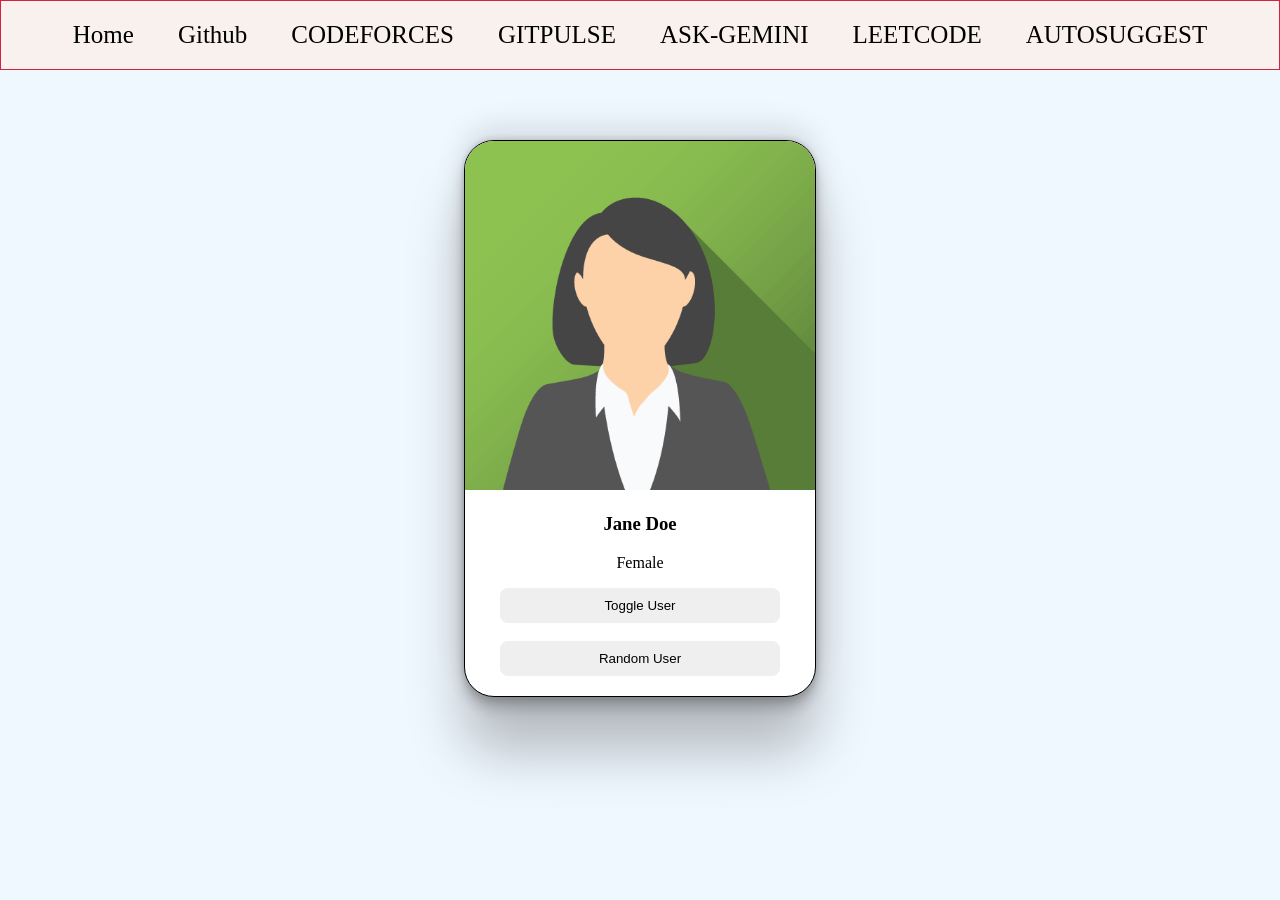
<file: src/main/resources/static/index.html>
<!DOCTYPE html>
<html lang="en">
<head>
    <meta charset="UTF-8">
    <meta name="viewport" content="width=device-width, initial-scale=1.0">
    <title>Document</title>
    <link rel="stylesheet" href="index.css">
</head>
<body>
     <div class="navbar">
        <a href="">Home</a>

        <a href="https://github.com/Jeevana-Sree07/autosuggect-spring">Github</a>
        <a href="codeforces-stats.html" target="_blank">CODEFORCES</a>
        <a href="gitpulse-stats.html" target="_blank">GITPULSE</a>
        <a href="ask-gemini.html" target="_blank">ASK-GEMINI</a>
        <a href="leetcode-stats.html" target="_blank">LEETCODE</a>
        <a href="autosuggest.html"target="_blank">AUTOSUGGEST</a>
     </div>
    
    <!-- For adding picture -->
    <div class="card">
        <img id="user-image" src="jane.png" alt="image not found">
        <h3 id="user-name">Jane Doe</h3>
        <p id ="user-gender">Female</p>
        <button onclick="toggleUser()">Toggle User</button>
        <br>
        <br>
        <button onclick="randomUser()"> Random User</button>
     </div>
    <script src="index.js"></script>

</body>

</html>
</file>
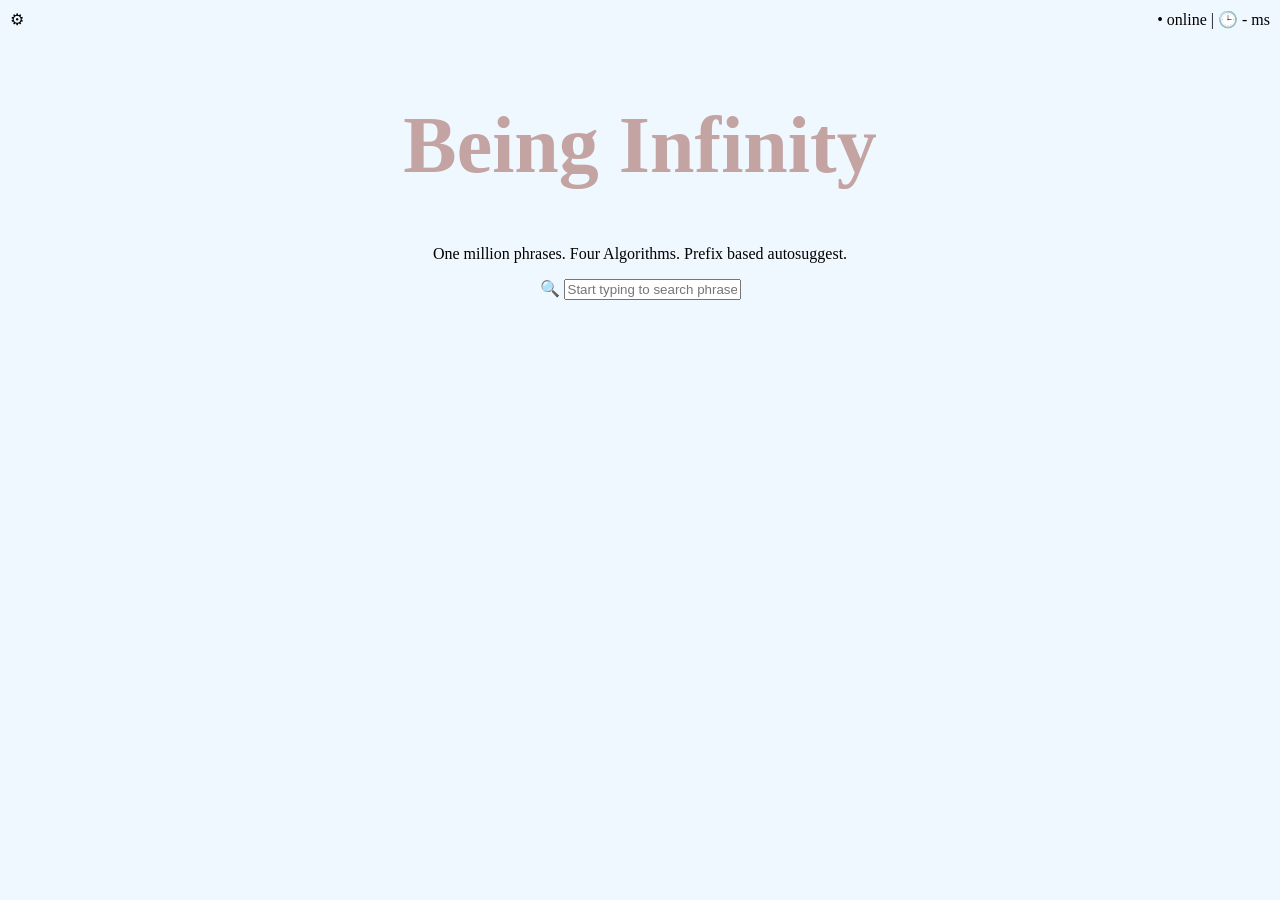
<file: src/main/resources/static/autosuggest.html>
<!DOCTYPE html>
<html lang="en">
<head>
    <meta charset="UTF-8">
    <meta name="viewport" content="width=device-width, initial-scale=1.0">
    <title>Document</title>
     
     <link rel="stylesheet" href="index.css">
</head>
<body>
    <div class="container">
    <span class="gear" > &#x2699; </span>
    <span class="pill"> &#x2022; online | &#x1F552; - ms </span>
    <h1 class="logo"> 
        <span class="logo-first">Being</span>
        Infinity </h1>
    <p class="tag-line"> One million phrases. Four Algorithms. 
                Prefix based autosuggest.</p>
    <span class="lens"> &#128269; </span>
    <input class="search-box" type="text" 
    placeholder="Start typing to search phrases.." >
    
         <script>
            function getSearchSugssestins(){
                var searchBox = document.getElementById("searchbox");
                var searchsuggestions = documet.getElementById("search-suggestions");
                var userInput = searchBox.value;
                if(userInput.trim() === "")return;
                var URL1= "https://autosuggest-backend.onrender.com/api/autosuggest?q=";
                var URL3= "ba&algorithm=brute&limit=10&weighted=false"
                var URL = URL1 + userInput + URL3;
            fetch(URL){
                .then(function(response){
                    return response.json();
                })
                .then(function(data){
                    var searchResults = "";
                    var suggestions = data.results;
                    for(var i=0; i<data.count; i++){
                        searchResults+= "<div class='suggestion'>"+
                            suggestions[i].text +
                             "</div>";
                    } 
                    searchsuggestions.innerHTML = searchResults;
                })
            }            }

</div>
</body>
</html>
</file>
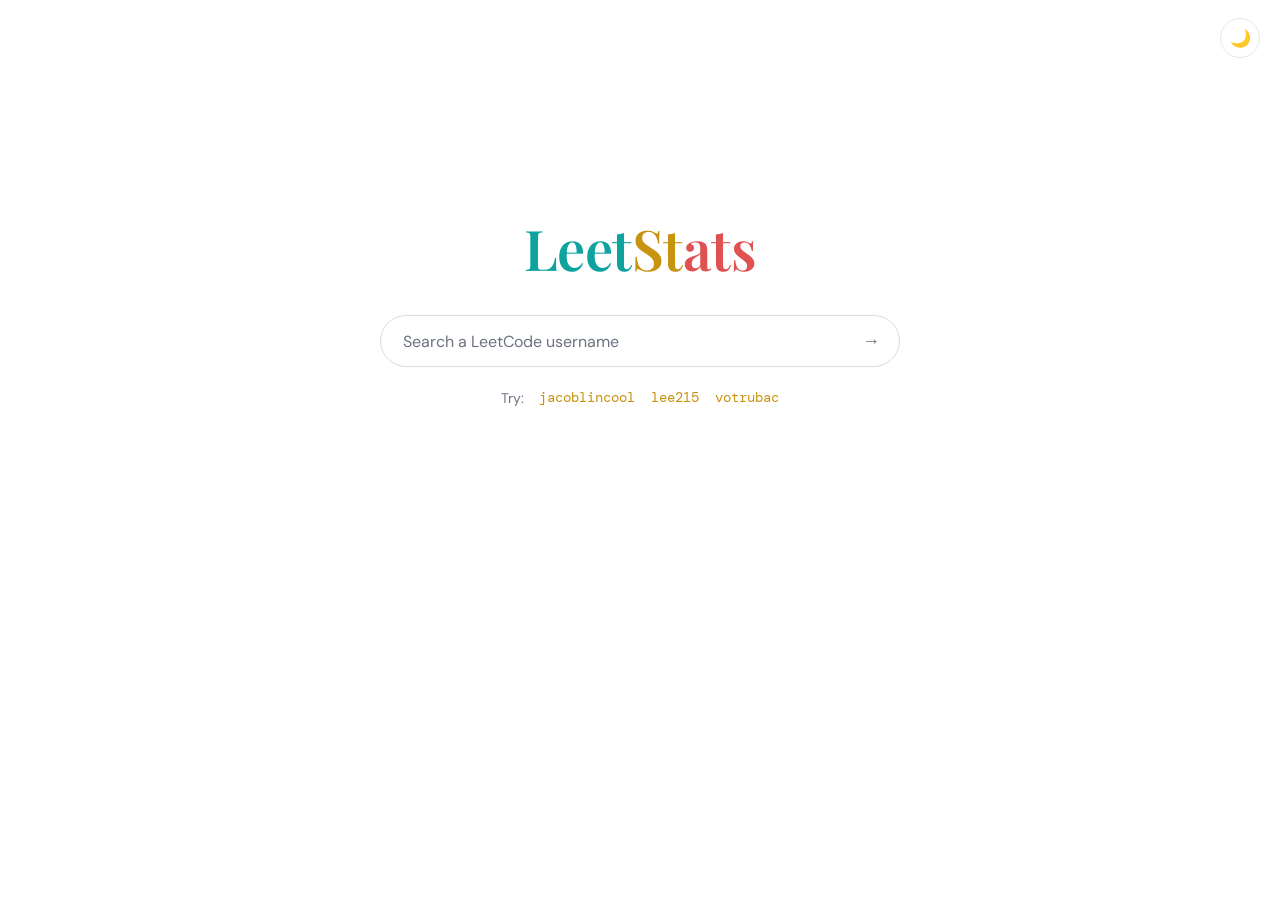
<file: src/main/resources/static/leetcode-stats.html>
<!DOCTYPE html>
<html lang="en" data-theme="light">
<head>
<meta charset="UTF-8">
<meta name="viewport" content="width=device-width, initial-scale=1.0">
<title>LeetStats</title>
<link rel="preconnect" href="https://fonts.googleapis.com">
<link rel="preconnect" href="https://fonts.gstatic.com" crossorigin>
<link href="https://fonts.googleapis.com/css2?family=Playfair+Display:wght@600&family=DM+Sans:wght@400;500;700&family=DM+Mono:wght@400;500&display=swap" rel="stylesheet">
<style>
  :root, [data-theme="light"] {
    --bg: #ffffff;
    --text: #1f2328;
    --muted: #6b7280;
    --line: #e5e7eb;
    --surface: #ffffff;
    --input-border: #dadce0;
    --input-shadow: rgba(32, 33, 36, 0.12);
    --track: #f0f1f3;
    --easy: #0fa39e;
    --medium: #c8930f;
    --hard: #e05252;
    --accent: #c8930f;
    --card-shadow: 0 1px 3px rgba(32, 33, 36, 0.08), 0 8px 28px rgba(32, 33, 36, 0.06);
  }
  [data-theme="dark"] {
    --bg: #0a0b0d;
    --text: #e9e7e2;
    --muted: #8b8f98;
    --line: rgba(255, 255, 255, 0.09);
    --surface: #121418;
    --input-border: rgba(255, 255, 255, 0.14);
    --input-shadow: rgba(0, 0, 0, 0.5);
    --track: rgba(255, 255, 255, 0.08);
    --easy: #3ddad7;
    --medium: #e3b341;
    --hard: #ff6b6b;
    --accent: #e3b341;
    --card-shadow: 0 20px 50px rgba(0, 0, 0, 0.45);
  }

  * { margin: 0; padding: 0; box-sizing: border-box; }

  html, body { height: 100%; }

  body {
    background: var(--bg);
    color: var(--text);
    font-family: "DM Sans", system-ui, sans-serif;
    display: flex;
    flex-direction: column;
    align-items: center;
    transition: background 0.25s, color 0.25s;
  }

  /* theme toggle, top right */
  .theme-toggle {
    position: fixed;
    top: 18px;
    right: 20px;
    width: 40px;
    height: 40px;
    border-radius: 50%;
    border: 1px solid var(--line);
    background: var(--surface);
    color: var(--text);
    font-size: 17px;
    cursor: pointer;
    display: flex;
    align-items: center;
    justify-content: center;
    transition: background 0.25s, border-color 0.25s, transform 0.15s;
    z-index: 10;
  }
  .theme-toggle:hover { transform: scale(1.06); }
  .theme-toggle:focus-visible { outline: 2px solid var(--accent); outline-offset: 2px; }

  main {
    width: 100%;
    max-width: 640px;
    padding: 0 24px 64px;
    display: flex;
    flex-direction: column;
    align-items: center;
    /* Google-style: sits a bit above vertical center when idle */
    margin-top: clamp(96px, 24vh, 210px);
    transition: margin-top 0.45s cubic-bezier(0.3, 0.8, 0.3, 1);
  }
  body.has-result main { margin-top: 72px; }

  .wordmark {
    font-family: "Playfair Display", serif;
    font-weight: 600;
    font-size: clamp(40px, 8vw, 56px);
    letter-spacing: -0.01em;
    margin-bottom: 30px;
    user-select: none;
  }
  .wordmark .l { color: var(--easy); }
  .wordmark .e { color: var(--medium); }
  .wordmark .t { color: var(--hard); }

  /* search */
  .search {
    width: 100%;
    max-width: 520px;
    display: flex;
    align-items: center;
    gap: 12px;
    background: var(--surface);
    border: 1px solid var(--input-border);
    border-radius: 999px;
    padding: 0 8px 0 22px;
    height: 52px;
    transition: box-shadow 0.2s, border-color 0.2s, background 0.25s;
  }
  .search:focus-within {
    box-shadow: 0 2px 10px var(--input-shadow);
    border-color: transparent;
  }
  [data-theme="dark"] .search:focus-within { border-color: var(--accent); box-shadow: none; }

  .search input {
    flex: 1;
    min-width: 0;
    border: none;
    outline: none;
    background: transparent;
    color: var(--text);
    font-family: "DM Mono", monospace;
    font-size: 16px;
  }
  .search input::placeholder { color: var(--muted); font-family: "DM Sans", sans-serif; }

  .search button {
    border: none;
    background: transparent;
    color: var(--muted);
    font-size: 18px;
    width: 40px;
    height: 40px;
    border-radius: 50%;
    cursor: pointer;
    display: flex;
    align-items: center;
    justify-content: center;
    transition: color 0.15s, background 0.15s;
  }
  .search button:hover { color: var(--accent); background: var(--track); }
  .search button:focus-visible { outline: 2px solid var(--accent); outline-offset: 1px; }
  .search button:disabled { opacity: 0.45; cursor: wait; }

  .try {
    margin-top: 20px;
    font-size: 14px;
    color: var(--muted);
    display: flex;
    gap: 14px;
    align-items: center;
    flex-wrap: wrap;
    justify-content: center;
  }
  .try button {
    background: none;
    border: none;
    padding: 2px 1px;
    color: var(--accent);
    font-family: "DM Mono", monospace;
    font-size: 13.5px;
    cursor: pointer;
    border-bottom: 1px dashed transparent;
    transition: border-color 0.15s;
  }
  .try button:hover { border-bottom-color: var(--accent); }
  .try button:focus-visible { outline: 2px solid var(--accent); outline-offset: 2px; }

  /* states */
  .loader {
    margin-top: 52px;
    width: 34px; height: 34px;
    border: 3px solid var(--track);
    border-top-color: var(--accent);
    border-radius: 50%;
    animation: spin 0.8s linear infinite;
  }
  @keyframes spin { to { transform: rotate(360deg); } }

  .error {
    margin-top: 44px;
    text-align: center;
    color: var(--muted);
    font-size: 14.5px;
    line-height: 1.6;
    max-width: 420px;
  }
  .error b { color: var(--hard); font-weight: 700; display: block; margin-bottom: 4px; }

  /* card */
  .card {
    width: 100%;
    margin-top: 44px;
    background: var(--surface);
    border: 1px solid var(--line);
    border-radius: 18px;
    padding: 30px 34px;
    box-shadow: var(--card-shadow);
    animation: rise 0.45s cubic-bezier(0.2, 0.7, 0.3, 1) both;
    transition: background 0.25s, border-color 0.25s;
  }
  @keyframes rise {
    from { opacity: 0; transform: translateY(14px); }
    to   { opacity: 1; transform: translateY(0); }
  }

  .card-head {
    display: flex;
    justify-content: space-between;
    align-items: baseline;
    gap: 10px;
    flex-wrap: wrap;
    margin-bottom: 26px;
  }
  .card-head a {
    font-family: "Playfair Display", serif;
    font-size: 23px;
    font-weight: 600;
    color: var(--text);
    text-decoration: none;
  }
  .card-head a:hover { color: var(--accent); }
  .card-head .rank {
    font-family: "DM Mono", monospace;
    font-size: 13px;
    color: var(--muted);
  }
  .card-head .rank b { color: var(--accent); font-weight: 500; }

  .card-body {
    display: grid;
    grid-template-columns: 168px 1fr;
    gap: 34px;
    align-items: center;
  }

  .ring-wrap { position: relative; width: 168px; height: 168px; margin: 0 auto; }
  .ring-wrap svg { transform: rotate(-90deg); display: block; }
  .ring-track { fill: none; stroke: var(--track); stroke-width: 9; }
  .ring-fill {
    fill: none;
    stroke: var(--accent);
    stroke-width: 9;
    stroke-linecap: round;
    transition: stroke-dashoffset 1.1s cubic-bezier(0.3, 0.8, 0.3, 1), stroke 0.25s;
  }
  .ring-center {
    position: absolute; inset: 0;
    display: flex; flex-direction: column;
    align-items: center; justify-content: center;
  }
  .ring-center .big {
    font-family: "DM Mono", monospace;
    font-size: 36px;
    line-height: 1;
  }
  .ring-center .small {
    color: var(--muted);
    font-size: 11.5px;
    margin-top: 6px;
    letter-spacing: 0.06em;
    text-transform: uppercase;
  }

  .bars { display: flex; flex-direction: column; gap: 18px; }
  .bar-top {
    display: flex;
    justify-content: space-between;
    align-items: baseline;
    margin-bottom: 7px;
  }
  .bar-top .label {
    font-size: 12.5px;
    font-weight: 700;
    letter-spacing: 0.09em;
    text-transform: uppercase;
  }
  .bar-top .nums {
    font-family: "DM Mono", monospace;
    font-size: 13px;
    color: var(--muted);
  }
  .bar-top .nums b { color: var(--text); font-weight: 500; }
  .bar-track { height: 7px; border-radius: 99px; background: var(--track); overflow: hidden; }
  .bar-fill { height: 100%; width: 0; border-radius: 99px; transition: width 1.1s cubic-bezier(0.3, 0.8, 0.3, 1); }
  .easy   .label { color: var(--easy); }   .easy   .bar-fill { background: var(--easy); }
  .medium .label { color: var(--medium); } .medium .bar-fill { background: var(--medium); }
  .hard   .label { color: var(--hard); }   .hard   .bar-fill { background: var(--hard); }

  .hidden { display: none !important; }

  @media (max-width: 540px) {
    .card { padding: 24px 20px; }
    .card-body { grid-template-columns: 1fr; gap: 26px; }
  }

  @media (prefers-reduced-motion: reduce) {
    * { animation: none !important; transition: none !important; }
  }
</style>
</head>
<body>
  <button class="theme-toggle" id="theme-toggle" aria-label="Switch theme" title="Switch theme">🌙</button>

  <main>
    <h1 class="wordmark"><span class="l">Leet</span><span class="e">St</span><span class="t">ats</span></h1>

    <div class="search">
      <input id="username" type="text" placeholder="Search a LeetCode username" autocomplete="off" spellcheck="false" aria-label="LeetCode username">
      <button id="go" aria-label="Fetch stats" title="Fetch stats">→</button>
    </div>

    <div class="try">
      <span>Try:</span>
      <button data-u="jacoblincool">jacoblincool</button>
      <button data-u="lee215">lee215</button>
      <button data-u="votrubac">votrubac</button>
    </div>

    <div id="loading" class="loader hidden" role="status" aria-label="Loading"></div>

    <div id="error" class="error hidden" role="alert">
      <b>Couldn't fetch that profile</b>
      <span id="error-msg"></span>
    </div>

    <section id="card" class="card hidden" aria-live="polite">
      <div class="card-head">
        <a id="profile-link" href="#" target="_blank" rel="noopener"></a>
        <span class="rank">Rank <b id="ranking">—</b></span>
      </div>
      <div class="card-body">
        <div class="ring-wrap">
          <svg width="168" height="168" viewBox="0 0 168 168" aria-hidden="true">
            <circle class="ring-track" cx="84" cy="84" r="74"></circle>
            <circle class="ring-fill" id="ring" cx="84" cy="84" r="74"></circle>
          </svg>
          <div class="ring-center">
            <div class="big" id="total-solved">0</div>
            <div class="small" id="total-label">solved</div>
          </div>
        </div>
        <div class="bars">
          <div class="bar-row easy">
            <div class="bar-top"><span class="label">Easy</span>
              <span class="nums"><b id="easy-solved">0</b> / <span id="easy-total">0</span></span></div>
            <div class="bar-track"><div class="bar-fill" id="easy-bar"></div></div>
          </div>
          <div class="bar-row medium">
            <div class="bar-top"><span class="label">Medium</span>
              <span class="nums"><b id="medium-solved">0</b> / <span id="medium-total">0</span></span></div>
            <div class="bar-track"><div class="bar-fill" id="medium-bar"></div></div>
          </div>
          <div class="bar-row hard">
            <div class="bar-top"><span class="label">Hard</span>
              <span class="nums"><b id="hard-solved">0</b> / <span id="hard-total">0</span></span></div>
            <div class="bar-track"><div class="bar-fill" id="hard-bar"></div></div>
          </div>
        </div>
      </div>
    </section>
  </main>

<script>
(function () {
  "use strict";

  /* ---------- theme ---------- */
  var root = document.documentElement;
  var toggle = document.getElementById("theme-toggle");
  var prefersDark = window.matchMedia("(prefers-color-scheme: dark)").matches;
  setTheme(prefersDark ? "dark" : "light");

  function setTheme(t) {
    root.setAttribute("data-theme", t);
    toggle.textContent = t === "dark" ? "☀️" : "🌙";
  }
  toggle.addEventListener("click", function () {
    setTheme(root.getAttribute("data-theme") === "dark" ? "light" : "dark");
  });

  /* ---------- elements ---------- */
  var input = document.getElementById("username");
  var goBtn = document.getElementById("go");
  var loadingEl = document.getElementById("loading");
  var errorEl = document.getElementById("error");
  var errorMsg = document.getElementById("error-msg");
  var cardEl = document.getElementById("card");

  var RING_R = 74;
  var RING_C = 2 * Math.PI * RING_R;
  var ring = document.getElementById("ring");
  ring.setAttribute("stroke-dasharray", RING_C);
  ring.setAttribute("stroke-dashoffset", RING_C);

  /* ---------- data sources (tried in order) ---------- */
  var SOURCES = [
    {
      url: function (u) { return "https://leetcode-api-faisalshohag.vercel.app/" + encodeURIComponent(u); },
      parse: function (d) {
        if (!d || d.errors || d.totalSolved === undefined) return null;
        return pick(d);
      }
    },
    {
      url: function (u) { return "https://alfa-leetcode-api.onrender.com/userProfile/" + encodeURIComponent(u); },
      parse: function (d) {
        if (!d || d.errors || d.totalSolved === undefined) return null;
        return pick(d);
      }
    },
    {
      url: function (u) { return "https://leetcode-stats-api.herokuapp.com/" + encodeURIComponent(u); },
      parse: function (d) {
        if (!d || d.status !== "success") return null;
        return pick(d);
      }
    }
  ];

  function pick(d) {
    return {
      totalSolved: d.totalSolved, totalQuestions: d.totalQuestions,
      easySolved: d.easySolved, totalEasy: d.totalEasy,
      mediumSolved: d.mediumSolved, totalMedium: d.totalMedium,
      hardSolved: d.hardSolved, totalHard: d.totalHard,
      ranking: d.ranking
    };
  }

  function fetchWithTimeout(url, ms) {
    var ctrl = new AbortController();
    var t = setTimeout(function () { ctrl.abort(); }, ms);
    return fetch(url, { signal: ctrl.signal })
      .then(function (r) { return r.json(); })
      .finally(function () { clearTimeout(t); });
  }

  function fetchStats(username) {
    var i = 0;
    function tryNext() {
      if (i >= SOURCES.length) return Promise.reject(new Error("all sources failed"));
      var src = SOURCES[i++];
      return fetchWithTimeout(src.url(username), 12000)
        .then(function (json) {
          var parsed = src.parse(json);
          return parsed || tryNext();
        })
        .catch(function () { return tryNext(); });
    }
    return tryNext();
  }

  /* ---------- rendering ---------- */
  function fmt(n) {
    if (n === null || n === undefined || isNaN(n)) return "—";
    return Number(n).toLocaleString("en-US");
  }

  function countUp(el, target, ms) {
    var reduce = window.matchMedia("(prefers-reduced-motion: reduce)").matches;
    if (reduce || !target) { el.textContent = fmt(target || 0); return; }
    var start = performance.now();
    (function step(now) {
      var p = Math.min(((now || performance.now()) - start) / ms, 1);
      var eased = 1 - Math.pow(1 - p, 3);
      el.textContent = fmt(Math.round(target * eased));
      if (p < 1) requestAnimationFrame(step);
    })();
  }

  function setBar(id, solved, total) {
    var pct = total > 0 ? (solved / total) * 100 : 0;
    document.getElementById(id).style.width = Math.max(pct, solved > 0 ? 2 : 0) + "%";
  }

  function render(username, s) {
    var link = document.getElementById("profile-link");
    link.textContent = username;
    link.href = "https://leetcode.com/u/" + encodeURIComponent(username) + "/";

    document.getElementById("ranking").textContent = "#" + fmt(s.ranking);
    document.getElementById("total-label").textContent = "of " + fmt(s.totalQuestions);
    document.getElementById("easy-solved").textContent = fmt(s.easySolved);
    document.getElementById("easy-total").textContent = fmt(s.totalEasy);
    document.getElementById("medium-solved").textContent = fmt(s.mediumSolved);
    document.getElementById("medium-total").textContent = fmt(s.totalMedium);
    document.getElementById("hard-solved").textContent = fmt(s.hardSolved);
    document.getElementById("hard-total").textContent = fmt(s.totalHard);

    document.body.classList.add("has-result");
    cardEl.classList.remove("hidden");

    requestAnimationFrame(function () {
      requestAnimationFrame(function () {
        countUp(document.getElementById("total-solved"), s.totalSolved, 1100);
        var pct = s.totalQuestions > 0 ? s.totalSolved / s.totalQuestions : 0;
        ring.setAttribute("stroke-dashoffset", RING_C * (1 - pct));
        setBar("easy-bar", s.easySolved, s.totalEasy);
        setBar("medium-bar", s.mediumSolved, s.totalMedium);
        setBar("hard-bar", s.hardSolved, s.totalHard);
      });
    });
  }

  function resetCard() {
    ring.setAttribute("stroke-dashoffset", RING_C);
    ["easy-bar", "medium-bar", "hard-bar"].forEach(function (id) {
      document.getElementById(id).style.width = "0";
    });
    document.getElementById("total-solved").textContent = "0";
  }

  /* ---------- flow ---------- */
  var busy = false;

  function lookup(username) {
    username = (username || "").trim();
    if (!username || busy) return;
    busy = true;

    input.value = username;
    goBtn.disabled = true;
    errorEl.classList.add("hidden");
    cardEl.classList.add("hidden");
    resetCard();
    loadingEl.classList.remove("hidden");

    fetchStats(username)
      .then(function (stats) {
        loadingEl.classList.add("hidden");
        render(username, stats);
      })
      .catch(function () {
        loadingEl.classList.add("hidden");
        errorMsg.textContent = 'No stats found for "' + username +
          '". Check the spelling, or the public stats APIs may be briefly busy — try again in a moment.';
        errorEl.classList.remove("hidden");
      })
      .finally(function () {
        goBtn.disabled = false;
        busy = false;
      });
  }

  goBtn.addEventListener("click", function () { lookup(input.value); });
  input.addEventListener("keydown", function (e) { if (e.key === "Enter") lookup(input.value); });
  document.querySelectorAll(".try button").forEach(function (b) {
    b.addEventListener("click", function () { lookup(b.dataset.u); });
  });
})();
</script>
</body>
</html>
</file>
<file: src/main/resources/static/index.css>
body{
    margin: 0px;
background-color:rgb(217, 195, 128);
}

h1 {
    color: rgba(188, 151, 149, 0.865);
}

.navbar{
    border-style: solid;
    border-width: 1px;
    border-color: rgb(212, 33, 63);
    padding: 20px;
    text-align: center;
    background-color:rgb(248, 241, 238)
}

.navbar a{
    padding: 20px;
    text-decoration: none;
    color: black;
    font-size: 25px;
}
.navbar a:hover{
    color: blue;
    background-color: rgb(247, 249, 249);
}

.card{
    border: 1px solid black;
    width: 350px;
    border-radius: 30px;
    text-align: center;
    margin-top: 70px;
    overflow: hidden;
    /* margin-left: 40%; */
    margin-left: auto;
    margin-right: auto;
    padding-bottom: 20px;
    background-color: white;
   box-shadow: rgba(0, 0, 0, 0.25) 0px 54px 55px, rgba(0, 0, 0, 0.12) 0px -12px 30px, rgba(0, 0, 0, 0.12) 0px 4px 6px, rgba(0, 0, 0, 0.17) 0px 12px 13px, rgba(0, 0, 0, 0.09) 0px -3px 5px;
}

.card img{
    /* width: 300px; */
    width: 100%;
}

.card button{
    border-style: none;
    padding: 10px;
    width: 80%;
    border-radius: 8px;
}
 body {
            text-align:center;
            background-color:aliceblue;
        }
        .gear{
            position: fixed;
            top: 10px;
            left: 10px;
        }
        .pill{
            position: fixed;
            top: 10px;
            right: 10px;
        }
        .logo{
            margin-top: 100px;
            font-size: 80px;
        }
        .logo-one{
            color: purple;
        }
        .tagline{
            color: gray;
        }
        .searchbox{
            padding-top: 10px;
            padding-bottom: 10px;
            padding-left: 10px;
            padding-right: 10px;
            border-radius: 20px;
            width: 70%;
        }
        .suggestionbox{
             width: 70%;
            margin: 8px 0 0;
            border-radius: 10px;
            box-shadow: 0 4px 12px rgba(0, 0, 0, 0.06);
            overflow: hidden;
            text-align: left;
            margin: 0px auto;
            background-color: white;
        }
</file>
